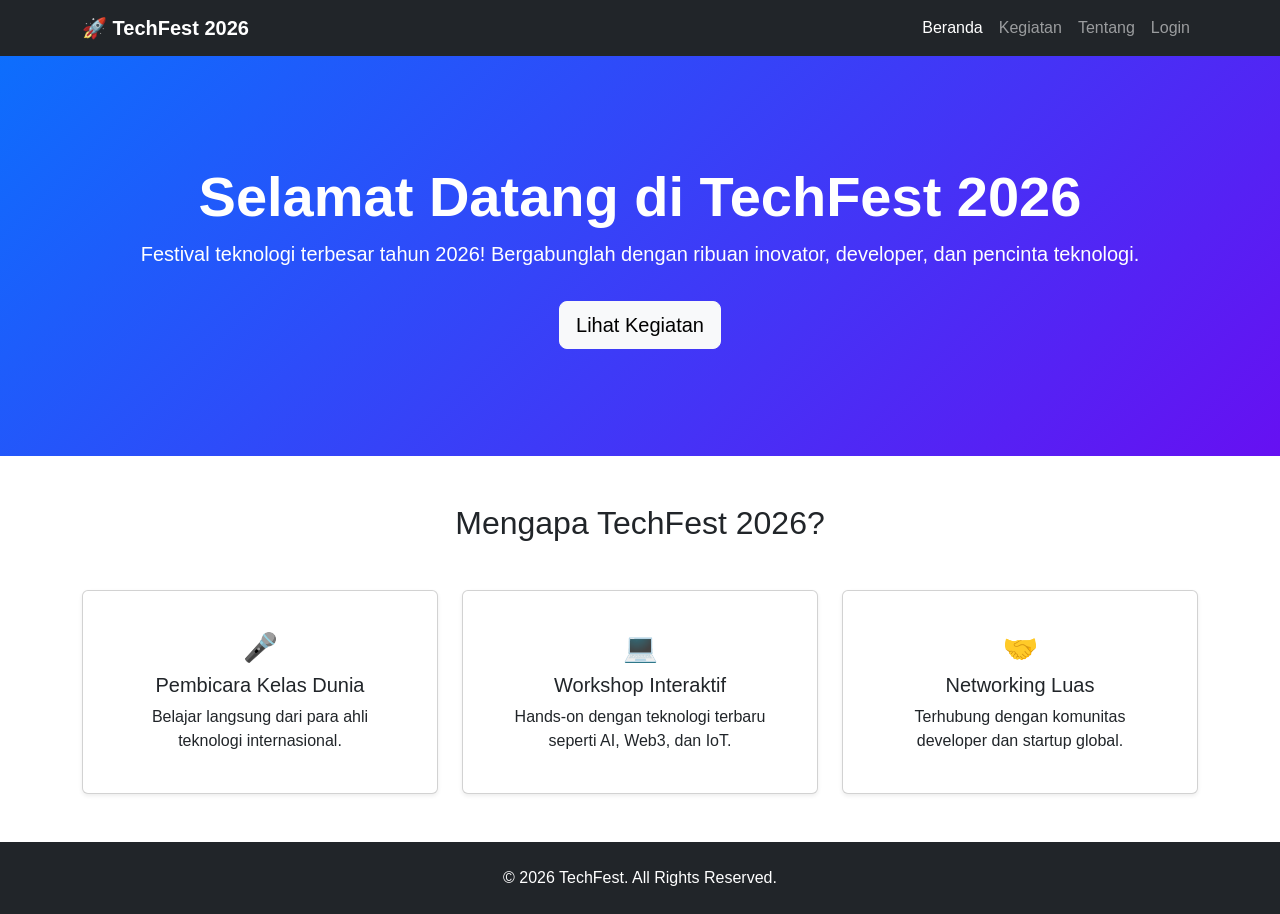
<file: index.html>
<!DOCTYPE html>
<html lang="id">
<head>
  <meta charset="UTF-8">
  <meta name="viewport" content="width=device-width, initial-scale=1.0">
  <title>TechFest 2026 </title>
  <link href="https://cdn.jsdelivr.net/npm/bootstrap@5.3.3/dist/css/bootstrap.min.css" rel="stylesheet">
  <link rel="stylesheet" href="css/style.css">
</head>
<body>

<!-- Navbar -->
<nav class="navbar navbar-expand-lg navbar-dark bg-dark sticky-top">
  <div class="container">
    <a class="navbar-brand fw-bold" href="index.html">🚀 TechFest 2026</a>
    <button class="navbar-toggler" type="button" data-bs-toggle="collapse" data-bs-target="#navMenu">
      <span class="navbar-toggler-icon"></span>
    </button>
    <div class="collapse navbar-collapse" id="navMenu">
      <ul class="navbar-nav ms-auto">
        <li class="nav-item"><a class="nav-link active" href="index.html">Beranda</a></li>
        <li class="nav-item"><a class="nav-link" href="events.html">Kegiatan</a></li>
        <li class="nav-item"><a class="nav-link" href="about.html">Tentang</a></li>
        <li class="nav-item"><a class="nav-link" href="login.html">Login</a></li>
      </ul>
    </div>
  </div>
</nav>

<!-- Hero Section -->
<section class="hero bg-primary text-white text-center py-5">
  <div class="container py-5">
    <h1 class="display-4 fw-bold">Selamat Datang di TechFest 2026</h1>
    <p class="lead">Festival teknologi terbesar tahun 2026! Bergabunglah dengan ribuan inovator, developer, dan pencinta teknologi.</p>
    <a href="events.html" class="btn btn-light btn-lg mt-3">Lihat Kegiatan</a>
  </div>
</section>

<!-- Info Utama -->
<section class="py-5">
  <div class="container">
    <h2 class="text-center mb-5">Mengapa TechFest 2026?</h2>
    <div class="row g-4">
      <div class="col-md-4">
        <div class="card h-100 shadow-sm text-center p-4">
          <div class="card-body">
            <h3 class="text-primary">🎤</h3>
            <h5 class="card-title">Pembicara Kelas Dunia</h5>
            <p class="card-text">Belajar langsung dari para ahli teknologi internasional.</p>
          </div>
        </div>
      </div>
      <div class="col-md-4">
        <div class="card h-100 shadow-sm text-center p-4">
          <div class="card-body">
            <h3 class="text-primary">💻</h3>
            <h5 class="card-title">Workshop Interaktif</h5>
            <p class="card-text">Hands-on dengan teknologi terbaru seperti AI, Web3, dan IoT.</p>
          </div>
        </div>
      </div>
      <div class="col-md-4">
        <div class="card h-100 shadow-sm text-center p-4">
          <div class="card-body">
            <h3 class="text-primary">🤝</h3>
            <h5 class="card-title">Networking Luas</h5>
            <p class="card-text">Terhubung dengan komunitas developer dan startup global.</p>
          </div>
        </div>
      </div>
    </div>
  </div>
</section>

<!-- Footer -->
<footer class="bg-dark text-white text-center py-4">
  <div class="container">
    <p class="mb-0">&copy; 2026 TechFest. All Rights Reserved.</p>
  </div>
</footer>

<script src="https://cdn.jsdelivr.net/npm/bootstrap@5.3.3/dist/js/bootstrap.bundle.min.js"></script>
</body>
</html>
</file>
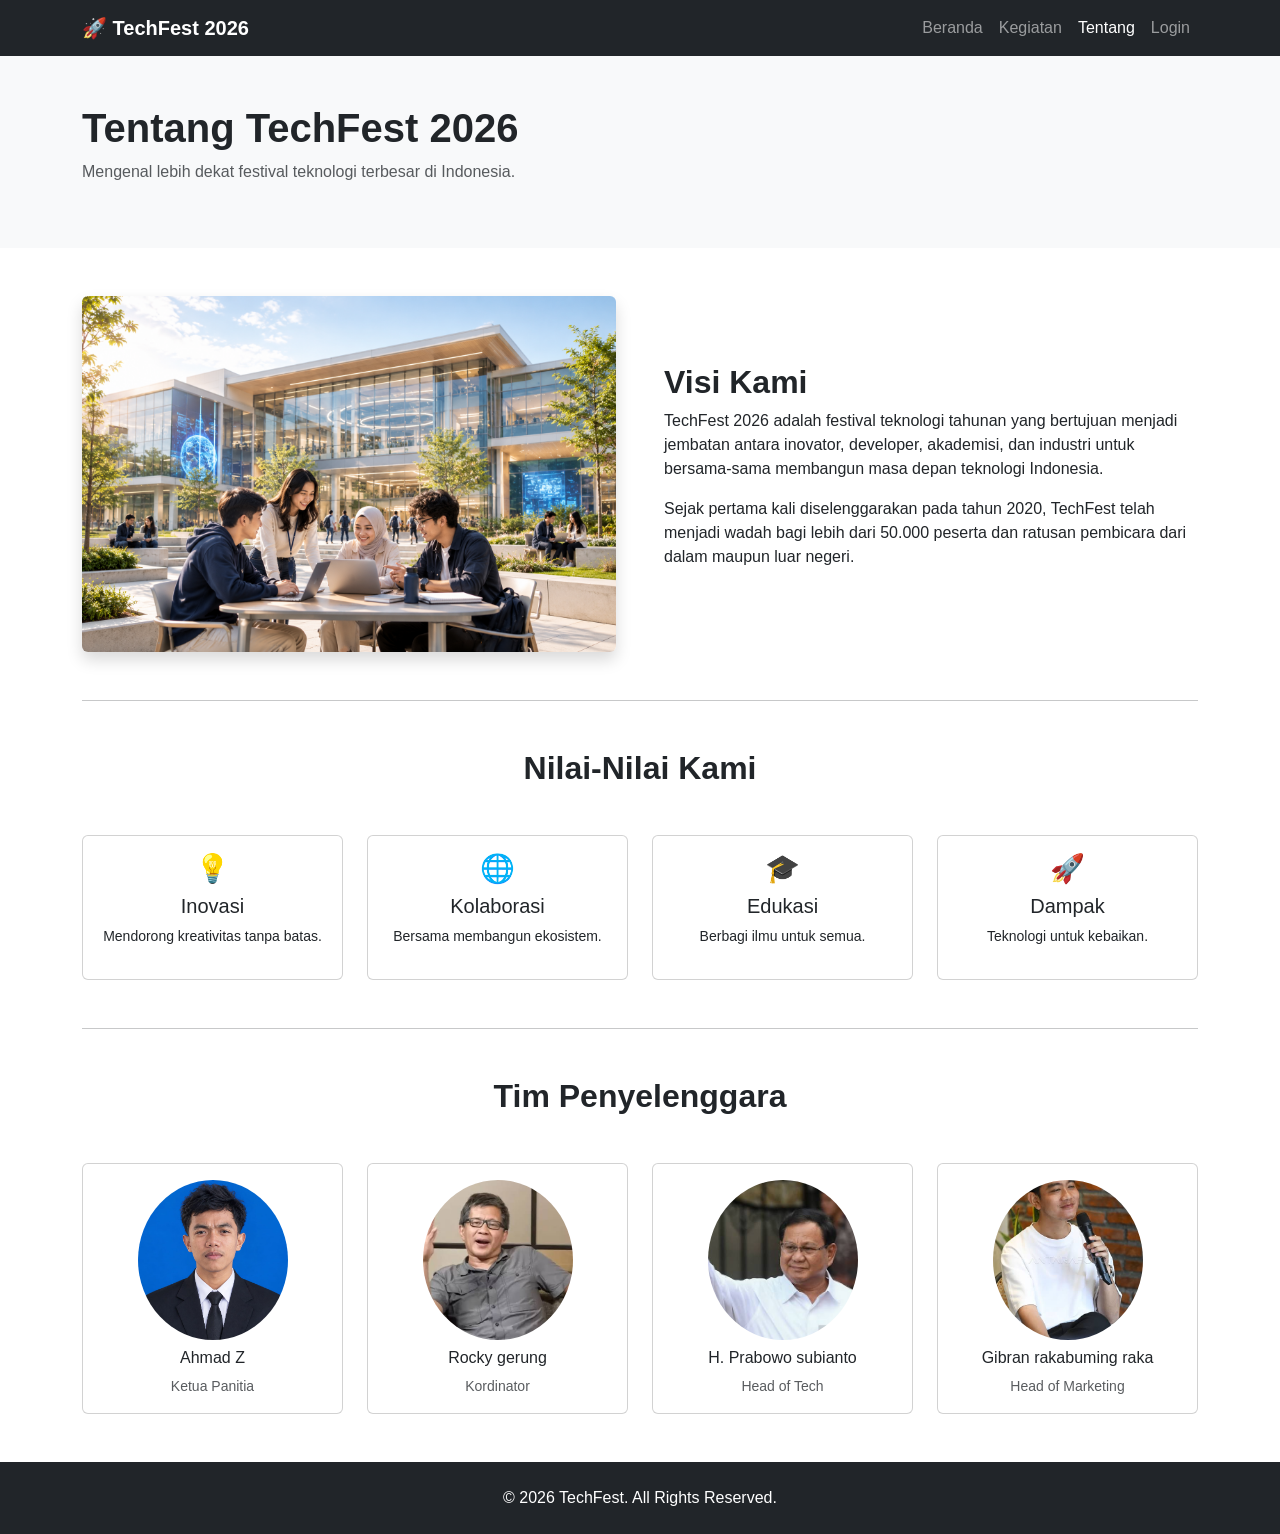
<file: about.html>
<!DOCTYPE html>
<html lang="id">
<head>
  <meta charset="UTF-8">
  <meta name="viewport" content="width=device-width, initial-scale=1.0">
  <title>TechFest 2026 - Tentang</title>
  <link href="https://cdn.jsdelivr.net/npm/bootstrap@5.3.3/dist/css/bootstrap.min.css" rel="stylesheet">
  <link rel="stylesheet" href="css/style.css">
</head>
<body>

<!-- Navbar -->
<nav class="navbar navbar-expand-lg navbar-dark bg-dark sticky-top">
  <div class="container">
    <a class="navbar-brand fw-bold" href="index.html">🚀 TechFest 2026</a>
    <button class="navbar-toggler" type="button" data-bs-toggle="collapse" data-bs-target="#navMenu">
      <span class="navbar-toggler-icon"></span>
    </button>
    <div class="collapse navbar-collapse" id="navMenu">
      <ul class="navbar-nav ms-auto">
        <li class="nav-item"><a class="nav-link" href="index.html">Beranda</a></li>
        <li class="nav-item"><a class="nav-link" href="events.html">Kegiatan</a></li>
        <li class="nav-item"><a class="nav-link active" href="about.html">Tentang</a></li>
        <li class="nav-item"><a class="nav-link" href="login.html">Login</a></li>
      </ul>
    </div>
  </div>
</nav>

<!-- Header -->
<section class="bg-light py-5">
  <div class="container">
    <h1 class="fw-bold">Tentang TechFest 2026</h1>
    <p class="text-muted">Mengenal lebih dekat festival teknologi terbesar di Indonesia.</p>
  </div>
</section>

<section class="py-5">
  <div class="container">
    <div class="row align-items-center g-5">
      <div class="col-md-6">
        <img src="img/Collaborative Futures on a Modern Campus.jpg" class="img-fluid rounded shadow" alt="About">
      </div>
      <div class="col-md-6">
        <h2 class="fw-bold">Visi Kami</h2>
        <p>TechFest 2026 adalah festival teknologi tahunan yang bertujuan menjadi jembatan antara inovator, developer, akademisi, dan industri untuk bersama-sama membangun masa depan teknologi Indonesia.</p>
        <p>Sejak pertama kali diselenggarakan pada tahun 2020, TechFest telah menjadi wadah bagi lebih dari 50.000 peserta dan ratusan pembicara dari dalam maupun luar negeri.</p>
      </div>
    </div>

    <hr class="my-5">

    <h2 class="text-center fw-bold mb-5">Nilai-Nilai Kami</h2>
    <div class="row g-4">
      <div class="col-md-3">
        <div class="card h-100 text-center p-3">
          <h3>💡</h3>
          <h5>Inovasi</h5>
          <p class="small">Mendorong kreativitas tanpa batas.</p>
        </div>
      </div>
      <div class="col-md-3">
        <div class="card h-100 text-center p-3">
          <h3>🌐</h3>
          <h5>Kolaborasi</h5>
          <p class="small">Bersama membangun ekosistem.</p>
        </div>
      </div>
      <div class="col-md-3">
        <div class="card h-100 text-center p-3">
          <h3>🎓</h3>
          <h5>Edukasi</h5>
          <p class="small">Berbagi ilmu untuk semua.</p>
        </div>
      </div>
      <div class="col-md-3">
        <div class="card h-100 text-center p-3">
          <h3>🚀</h3>
          <h5>Dampak</h5>
          <p class="small">Teknologi untuk kebaikan.</p>
        </div>
      </div>
    </div>

    <hr class="my-5">

    <h2 class="text-center fw-bold mb-5">Tim Penyelenggara</h2>
    <div class="row g-4">
      <div class="col-md-3 col-6">
        <div class="card text-center p-3">
          <img src="img/Ahmad Z.jpg" 
          class="rounded-circle mx-auto mb-2" 
          style="width: 150px; height: 160px; object-fit: cover;"
          alt="Team">
          <h6>Ahmad Z</h6>
          <small class="text-muted">Ketua Panitia</small>
        </div>
      </div>
      <div class="col-md-3 col-6">
        <div class="card text-center p-3">
          <img src="img/bung rocky gerung.jpg" 
         class="rounded-circle mx-auto mb-2" 
         style="width: 150px; height: 160px; object-fit: cover;"
         alt="Team">
         <h6>Rocky gerung</h6>
         <small class="text-muted">Kordinator</small>
      </div>
</div>
      <div class="col-md-3 col-6">
        <div class="card text-center p-3">
          <img src="img/bpk Prabowo.jpg" 
          class="rounded-circle mx-auto mb-2" 
          style="width: 150px; height: 160px; object-fit: cover;"
          alt="Team">
          <h6>H. Prabowo subianto</h6>
          <small class="text-muted">Head of Tech</small>
        </div>
      </div>
      <div class="col-md-3 col-6">
        <div class="card text-center p-3">
          <img src="img/bpk Gibran.jpg" 
          class="rounded-circle mx-auto mb-2" 
          style="width: 150px; height: 160px; object-fit: cover;"
          alt="Team">
          <h6>Gibran rakabuming raka</h6>
          <small class="text-muted">Head of Marketing</small>
        </div>
      </div>
    </div>
  </div>
</section>

<!-- Footer -->
<footer class="bg-dark text-white text-center py-4">
  <div class="container">
    <p class="mb-0">&copy; 2026 TechFest. All Rights Reserved.</p>
  </div>
</footer>

<script src="https://cdn.jsdelivr.net/npm/bootstrap@5.3.3/dist/js/bootstrap.bundle.min.js"></script>
</body>
</html>
</file>
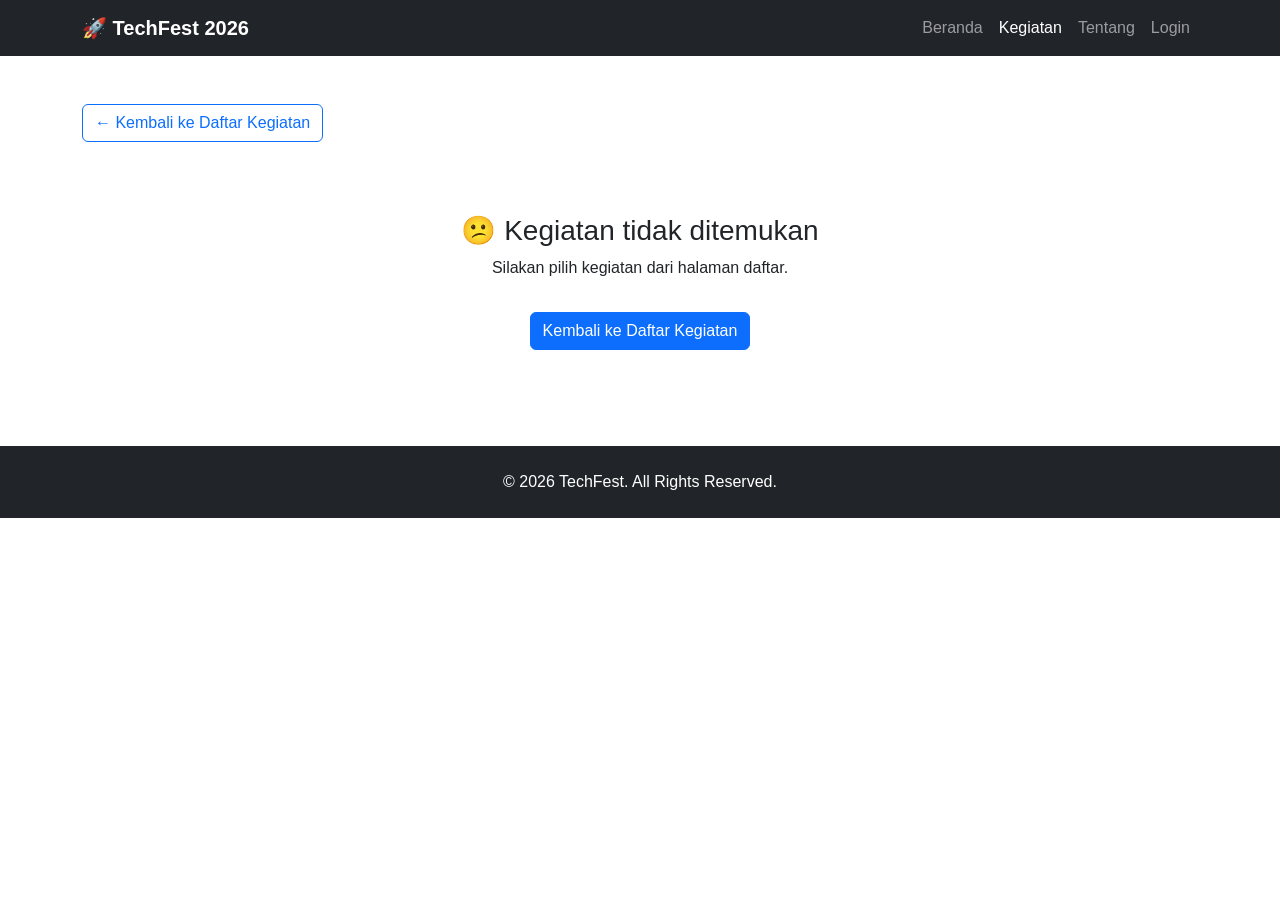
<file: event-detail.html>
<!DOCTYPE html>
<html lang="id">
<head>
  <meta charset="UTF-8">
  <meta name="viewport" content="width=device-width, initial-scale=1.0">
  <title>TechFest 2026 - Detail Kegiatan</title>
  <link href="https://cdn.jsdelivr.net/npm/bootstrap@5.3.3/dist/css/bootstrap.min.css" rel="stylesheet">
  <link rel="stylesheet" href="css/style.css">
</head>
<body>

<!-- Navbar -->
<nav class="navbar navbar-expand-lg navbar-dark bg-dark sticky-top">
  <div class="container">
    <a class="navbar-brand fw-bold" href="index.html">🚀 TechFest 2026</a>
    <button class="navbar-toggler" type="button" data-bs-toggle="collapse" data-bs-target="#navMenu">
      <span class="navbar-toggler-icon"></span>
    </button>
    <div class="collapse navbar-collapse" id="navMenu">
      <ul class="navbar-nav ms-auto">
        <li class="nav-item"><a class="nav-link" href="index.html">Beranda</a></li>
        <li class="nav-item"><a class="nav-link active" href="events.html">Kegiatan</a></li>
        <li class="nav-item"><a class="nav-link" href="about.html">Tentang</a></li>
        <li class="nav-item"><a class="nav-link" href="login.html">Login</a></li>
      </ul>
    </div>
  </div>
</nav>

<!-- Detail -->
<section class="py-5">
  <div class="container">
    <a href="events.html" class="btn btn-outline-primary mb-4">&larr; Kembali ke Daftar Kegiatan</a>

    <!-- Area ini KOSONG, akan diisi otomatis oleh JavaScript di bawah -->
    <div id="detailContent"></div>

  </div>
</section>

<!-- Footer -->
<footer class="bg-dark text-white text-center py-4">
  <div class="container">
    <p class="mb-0">&copy; 2026 TechFest. All Rights Reserved.</p>
  </div>
</footer>

<script src="https://cdn.jsdelivr.net/npm/bootstrap@5.3.3/dist/js/bootstrap.bundle.min.js"></script>

<!-- SCRIPT PINTAR: Mengganti isi halaman secara otomatis -->
<script>
  // 1. Data semua kegiatan (Database mini)
  const dataEvent = {
    ai: {
      judul: "AI Summit 2026",
      gambar: "img/AI summit.jpg",
      badge: "Keynote",
      badgeColor: "bg-primary",
      tanggal: "15 November 2026",
      waktu: "09:00 – 17:00 WIB",
      lokasi: "Hall A, Jakarta Convention Center",
      kapasitas: "500 peserta",
      harga: "Rp 50.000",
      deskripsi: "AI Summit 2026 adalah acara puncak TechFest yang menghadirkan pembicara kelas dunia dari Google, OpenAI, dan DeepMind. Peserta akan mendapatkan wawasan mendalam tentang tren terbaru Artificial Intelligence, mulai dari Large Language Models (LLM), Computer Vision, hingga AI Ethics.",
      agenda: [
        "09:00 – Registrasi & Welcome Coffee",
        "10:00 – Keynote: 'The Future of AI' oleh Dr. Sarah Chen",
        "11:30 – Panel Diskusi: AI di Industri Indonesia",
        "13:00 – Ishoma",
        "14:00 – Workshop: Building with LLMs",
        "16:30 – Networking Session"
      ],
      pembicara: [
        { nama: "Dr. Sarah Chen", jabatan: "AI Research Lead, Google", foto: "img/Dr sarah chan.jpg" },
        { nama: "Prof. Budi Santoso", jabatan: "Dekan Ilmu Komputer, UI", foto: "img/Prof Budi Santoso.jpg" },
        { nama: "Lisa Tanaka", jabatan: "CTO, StartupX", foto: "img/Lisa tanaka.jpg" }
      ]
    },
    web3: {
      judul: "Web3 Development",
      gambar: "img/web3 development.jpg",
      badge: "Workshop",
      badgeColor: "bg-success",
      tanggal: "16 November 2026",
      waktu: "10:00 – 18:00 WIB",
      lokasi: "Room B, Jakarta Convention Center",
      kapasitas: "100 peserta",
      harga: "Rp 40.000",
      deskripsi: "Workshop hands-on membangun aplikasi terdesentralisasi (dApps) dengan teknologi blockchain. Peserta akan belajar Solidity, Smart Contract, dan cara deploy aplikasi Web3 secara langsung dengan bimbingan mentor profesional.",
      agenda: [
        "10:00 – Pengenalan Blockchain & Web3",
        "11:00 – Mengenal Smart Contract dengan Solidity",
        "13:00 – Ishoma",
        "14:00 – Hands-on: Membuat dApp Pertama",
        "16:00 – Deploy ke Testnet",
        "17:30 – Q&A dan Sertifikat"
      ],
      pembicara: [
        { nama: "Raka Aditya", jabatan: "Blockchain Developer", foto: "img/Raka aditya.jpg" },
        { nama: "Maya Kusuma", jabatan: "Web3 Educator", foto: "img/Maya kusuma.jpg" }
      ]
    },
    iot: {
      judul: "IoT Innovation Showcase",
      gambar: "img/Iot.jpg",
      badge: "Showcase",
      badgeColor: "bg-warning text-dark",
      tanggal: "24 September 2026",
      waktu: "09:30 WIB – Selesai",
      lokasi: "SLTMNIT WELISARA AUDITORIUM",
      kapasitas: "1000 pengunjung",
      deskripsi: "Pameran inovasi Internet of Things dari berbagai startup dan universitas ternama di Indonesia. Lihat langsung prototipe smart home, pertanian pintar, dan kota cerdas masa depan. Terbuka untuk umum!",
      agenda: [
        "09:00 – Pembukaan & Gunting Pita",
        "09:30 – Tur Pameran Dimulai",
        "11:00 – Demo: Smart Home System",
        "13:00 – Ishoma",
        "14:00 – Demo: Smart Farming",
        "15:30 – Pengumuman Pemenang"
      ],
      pembicara: [
        { nama: "Ir. Hendra Wijaya", jabatan: "CEO, SmartHome ID", foto: "img/Hendra wijaya.jpg" },
        { nama: "Dr. Ani Rahmawati", jabatan: "Peneliti IoT, ITB", foto: "img/Ani rahmawati.jpg" }
      ]
    }
  };

  // 2. Baca kode rahasia dari URL (contoh: ?event=ai)
  const urlParams = new URLSearchParams(window.location.search);
  const kunciEvent = urlParams.get('event');
  const eventDipilih = dataEvent[kunciEvent];
  const container = document.getElementById('detailContent');

  // 3. Logika: Jika event tidak ditemukan, tampilkan pesan error
  if (!eventDipilih) {
    container.innerHTML = `
      <div class="text-center py-5">
        <h3>😕 Kegiatan tidak ditemukan</h3>
        <p>Silakan pilih kegiatan dari halaman daftar.</p>
        <a href="events.html" class="btn btn-primary mt-3">Kembali ke Daftar Kegiatan</a>
      </div>
    `;
  } 
  // 4. Logika: Jika event ditemukan, susun HTML-nya persis seperti desain kamu
  else {
    document.title = `TechFest 2026 - ${eventDipilih.judul}`; // Ubah judul tab browser

    // Buat list agenda
    const listAgenda = eventDipilih.agenda.map(item => `<li class="list-group-item">${item}</li>`).join('');
    
    // Buat card pembicara
    const cardPembicara = eventDipilih.pembicara.map(p => `
      <div class="col-md-4">
        <div class="card text-center p-3 h-100">
          <img src="${p.foto}" class="rounded-circle mx-auto mb-2" style="width:100px; height:100px; object-fit:cover;" alt="${p.nama}">
          <h6>${p.nama}</h6>
          <small class="text-muted">${p.jabatan}</small>
        </div>
      </div>
    `).join('');

    // Masukkan semua ke dalam halaman
    container.innerHTML = `
      <div class="row g-4">
        <div class="col-md-6">
          <img src="${eventDipilih.gambar}" class="img-fluid rounded shadow" alt="${eventDipilih.judul}">
        </div>
        <div class="col-md-6">
          <span class="badge ${eventDipilih.badgeColor} mb-2">${eventDipilih.badge}</span>
          <h1 class="fw-bold">${eventDipilih.judul}</h1>
          <ul class="list-unstyled">
            <li><strong>📅 Tanggal:</strong> ${eventDipilih.tanggal}</li>
            <li><strong>⏰ Waktu:</strong> ${eventDipilih.waktu}</li>
            <li><strong>📍 Lokasi:</strong> ${eventDipilih.lokasi}</li>
            <li><strong>👥 Kapasitas:</strong> ${eventDipilih.kapasitas}</li>
            <li><strong>💰 Harga:</strong> ${eventDipilih.harga}</li>
          </ul>
          <a href="login.html" class="btn btn-success btn-lg mt-3">Daftar Sekarang</a>
        </div>
      </div>

      <hr class="my-5">

      <h3 class="fw-bold">Deskripsi Kegiatan</h3>
      <p>${eventDipilih.deskripsi}</p>

      <h4 class="mt-4">Agenda</h4>
      <ul class="list-group mb-5">${listAgenda}</ul>

      <h4 class="mt-4">Pembicara</h4>
      <div class="row g-3">${cardPembicara}</div>
    `;
  }
</script>

</body>
</html>
</file>
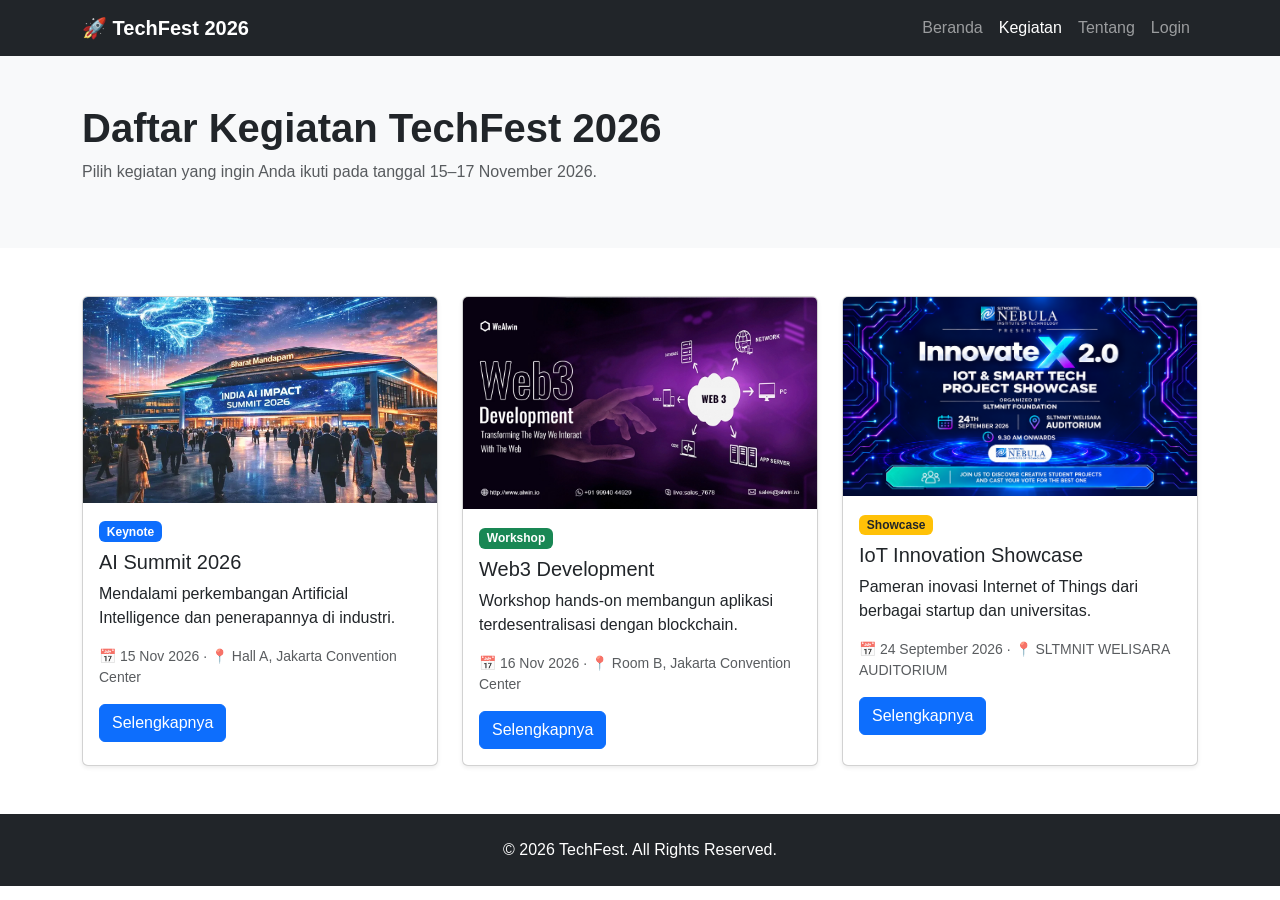
<file: events.html>
<!DOCTYPE html>
<html lang="id">
<head>
  <meta charset="UTF-8">
  <meta name="viewport" content="width=device-width, initial-scale=1.0">
  <title>TechFest 2026 - Daftar Kegiatan</title>
  <link href="https://cdn.jsdelivr.net/npm/bootstrap@5.3.3/dist/css/bootstrap.min.css" rel="stylesheet">
  <link rel="stylesheet" href="css/style.css">
</head>
<body>

<!-- Navbar (sama seperti index) -->
<nav class="navbar navbar-expand-lg navbar-dark bg-dark sticky-top">
  <div class="container">
    <a class="navbar-brand fw-bold" href="index.html">🚀 TechFest 2026</a>
    <button class="navbar-toggler" type="button" data-bs-toggle="collapse" data-bs-target="#navMenu">
      <span class="navbar-toggler-icon"></span>
    </button>
    <div class="collapse navbar-collapse" id="navMenu">
      <ul class="navbar-nav ms-auto">
        <li class="nav-item"><a class="nav-link" href="index.html">Beranda</a></li>
        <li class="nav-item"><a class="nav-link active" href="events.html">Kegiatan</a></li>
        <li class="nav-item"><a class="nav-link" href="about.html">Tentang</a></li>
        <li class="nav-item"><a class="nav-link" href="login.html">Login</a></li>
      </ul>
    </div>
  </div>
</nav>

<!-- Header -->
<section class="bg-light py-5">
  <div class="container">
    <h1 class="fw-bold">Daftar Kegiatan TechFest 2026</h1>
    <p class="text-muted">Pilih kegiatan yang ingin Anda ikuti pada tanggal 15–17 November 2026.</p>
  </div>
</section>

<!-- Daftar Kegiatan -->
<section class="py-5">
  <div class="container">
    <div class="row g-4">
      <!-- Item 1 -->
      <div class="col-md-4">
        <div class="card h-100 shadow-sm">
          <img src="img/AI summit.jpg" class="card-img-top" alt="AI Summit">
          <div class="card-body">
            <span class="badge bg-primary mb-2">Keynote</span>
            <h5 class="card-title">AI Summit 2026</h5>
            <p class="card-text">Mendalami perkembangan Artificial Intelligence dan penerapannya di industri.</p>
            <p class="text-muted small">📅 15 Nov 2026 · 📍 Hall A, Jakarta Convention Center</p>
            <a href="event-detail.html?event=ai" class="btn btn-primary">Selengkapnya</a>
          </div>
        </div>
      </div>
      <!-- Item 2 -->
      <div class="col-md-4">
        <div class="card h-100 shadow-sm">
          <img src="img/web3 development.jpg" class="card-img-top" alt="Web3 Workshop">
          <div class="card-body">
            <span class="badge bg-success mb-2">Workshop</span>
            <h5 class="card-title">Web3 Development</h5>
            <p class="card-text">Workshop hands-on membangun aplikasi terdesentralisasi dengan blockchain.</p>
            <p class="text-muted small">📅 16 Nov 2026 · 📍 Room B, Jakarta Convention Center</p>
            <a href="event-detail.html?event=web3" class="btn btn-primary">Selengkapnya</a>
          </div>
        </div>
      </div>
      <!-- Item 3 -->
      <div class="col-md-4">
        <div class="card h-100 shadow-sm">
          <img src="img/Iot.jpg" class="card-img-top" alt="IoT Showcase">
          <div class="card-body">
            <span class="badge bg-warning text-dark mb-2">Showcase</span>
            <h5 class="card-title">IoT Innovation Showcase</h5>
            <p class="card-text">Pameran inovasi Internet of Things dari berbagai startup dan universitas.</p>
            <p class="text-muted small">📅 24 September 2026 · 📍 SLTMNIT WELISARA  AUDITORIUM</p>
            <a href="event-detail.html?event=iot" class="btn btn-primary">Selengkapnya</a>
          </div>
        </div>
      </div>
    </div>
  </div>
</section>

<!-- Footer -->
<footer class="bg-dark text-white text-center py-4">
  <div class="container">
    <p class="mb-0">&copy; 2026 TechFest. All Rights Reserved.</p>
  </div>
</footer>

<script src="https://cdn.jsdelivr.net/npm/bootstrap@5.3.3/dist/js/bootstrap.bundle.min.js"></script>
</body>
</html>
</file>
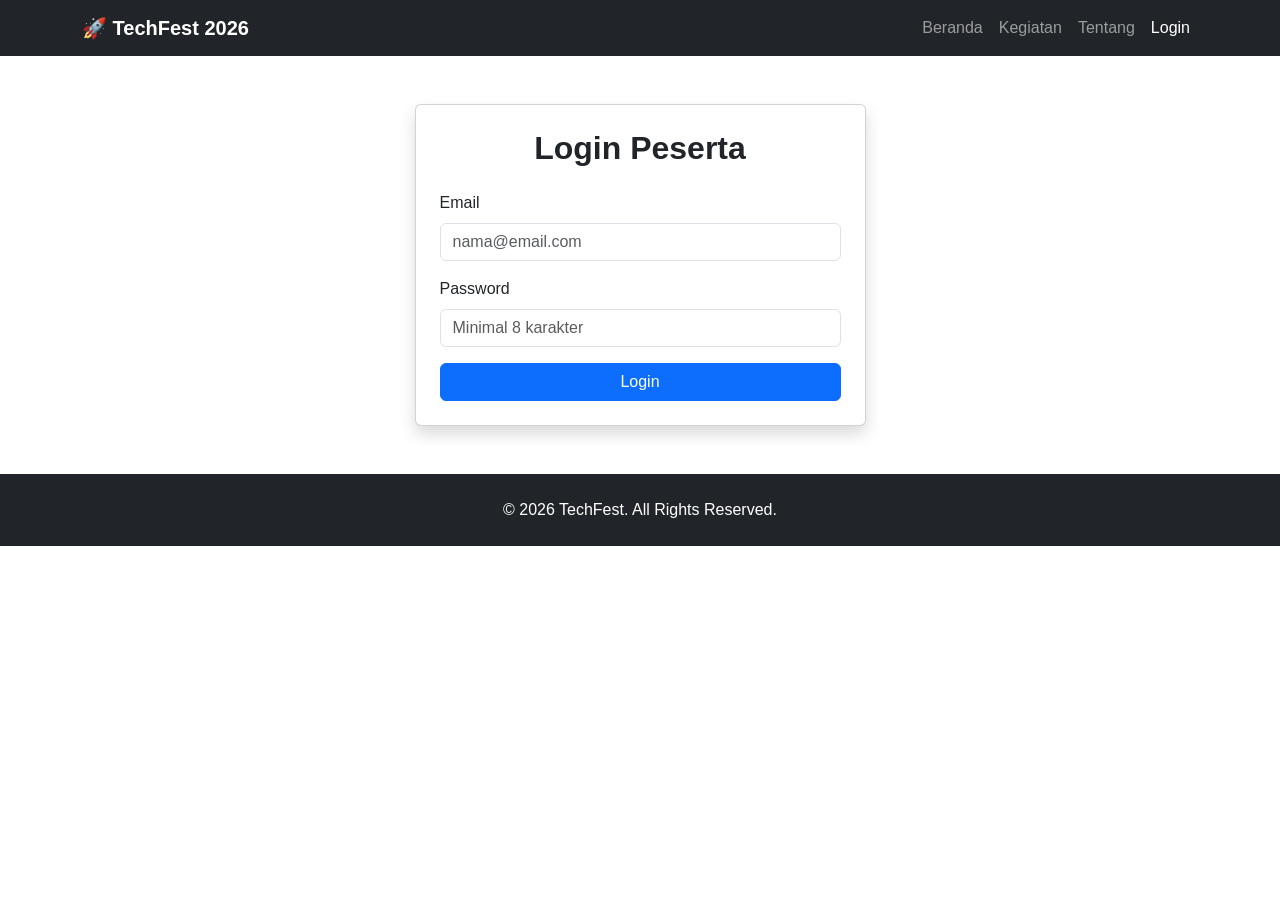
<file: login.html>
<!DOCTYPE html>
<html lang="id">
<head>
  <meta charset="UTF-8">
  <meta name="viewport" content="width=device-width, initial-scale=1.0">
  <title>TechFest 2026 - Login</title>
  <link href="https://cdn.jsdelivr.net/npm/bootstrap@5.3.3/dist/css/bootstrap.min.css" rel="stylesheet">
  <link rel="stylesheet" href="css/style.css">
</head>
<body>

<!-- Navbar (Sama seperti sebelumnya) -->
<nav class="navbar navbar-expand-lg navbar-dark bg-dark sticky-top">
  <div class="container">
    <a class="navbar-brand fw-bold" href="index.html">🚀 TechFest 2026</a>
    <button class="navbar-toggler" type="button" data-bs-toggle="collapse" data-bs-target="#navMenu">
      <span class="navbar-toggler-icon"></span>
    </button>
    <div class="collapse navbar-collapse" id="navMenu">
      <ul class="navbar-nav ms-auto">
        <li class="nav-item"><a class="nav-link" href="index.html">Beranda</a></li>
        <li class="nav-item"><a class="nav-link" href="events.html">Kegiatan</a></li>
        <li class="nav-item"><a class="nav-link" href="about.html">Tentang</a></li>
        <li class="nav-item"><a class="nav-link active" href="login.html">Login</a></li>
      </ul>
    </div>
  </div>
</nav>

<section class="py-5">
  <div class="container">
    <div class="row justify-content-center">
      <div class="col-md-6 col-lg-5">
        <div class="card shadow">
          <div class="card-body p-4">
            <h2 class="text-center fw-bold mb-4">Login Peserta</h2>

            <!-- 1. ID alertBox HARUS ada -->
            <div id="alertBox"></div>

            <!-- 2. ID loginForm dan novalidate HARUS ada -->
            <form id="loginForm" novalidate>
              
              <div class="mb-3">
                <label for="email" class="form-label">Email</label>
                <!-- 3. ID email HARUS ada -->
                <input type="email" class="form-control" id="email" placeholder="nama@email.com">
                <!-- 4. ID emailError HARUS ada -->
                <div class="invalid-feedback" id="emailError"></div>
              </div>

              <div class="mb-3">
                <label for="password" class="form-label">Password</label>
                <!-- 5. ID password HARUS ada -->
                <input type="password" class="form-control" id="password" placeholder="Minimal 8 karakter">
                <!-- 6. ID passwordError HARUS ada -->
                <div class="invalid-feedback" id="passwordError"></div>
              </div>

              <button type="submit" class="btn btn-primary w-100">Login</button>
            </form>

          </div>
        </div>
      </div>
    </div>
  </div>
</section>

<footer class="bg-dark text-white text-center py-4">
  <div class="container">
    <p class="mb-0">&copy; 2026 TechFest. All Rights Reserved.</p>
  </div>
</footer>

<script src="https://cdn.jsdelivr.net/npm/bootstrap@5.3.3/dist/js/bootstrap.bundle.min.js"></script>
<!-- 7. Pastikan path file JS ini benar -->
<script src="js/login.js"></script>
</body>
</html>
</file>
<file: css/style.css>
/* Hero Section */
.hero {
  background: linear-gradient(135deg, #0d6efd 0%, #6610f2 100%);
  min-height: 400px;
  display: flex;
  align-items: center;
}

/* Card hover effect */
.card {
  transition: transform 0.3s ease, box-shadow 0.3s ease;
}
.card:hover {
  transform: translateY(-5px);
  box-shadow: 0 10px 20px rgba(0,0,0,0.1) !important;
}

/* Smooth scroll */
html {
  scroll-behavior: smooth;
}

/* Body font */
body {
  font-family: 'Segoe UI', Tahoma, sans-serif;
}

/* Footer */
footer {
  margin-top: auto;
}
</file>
